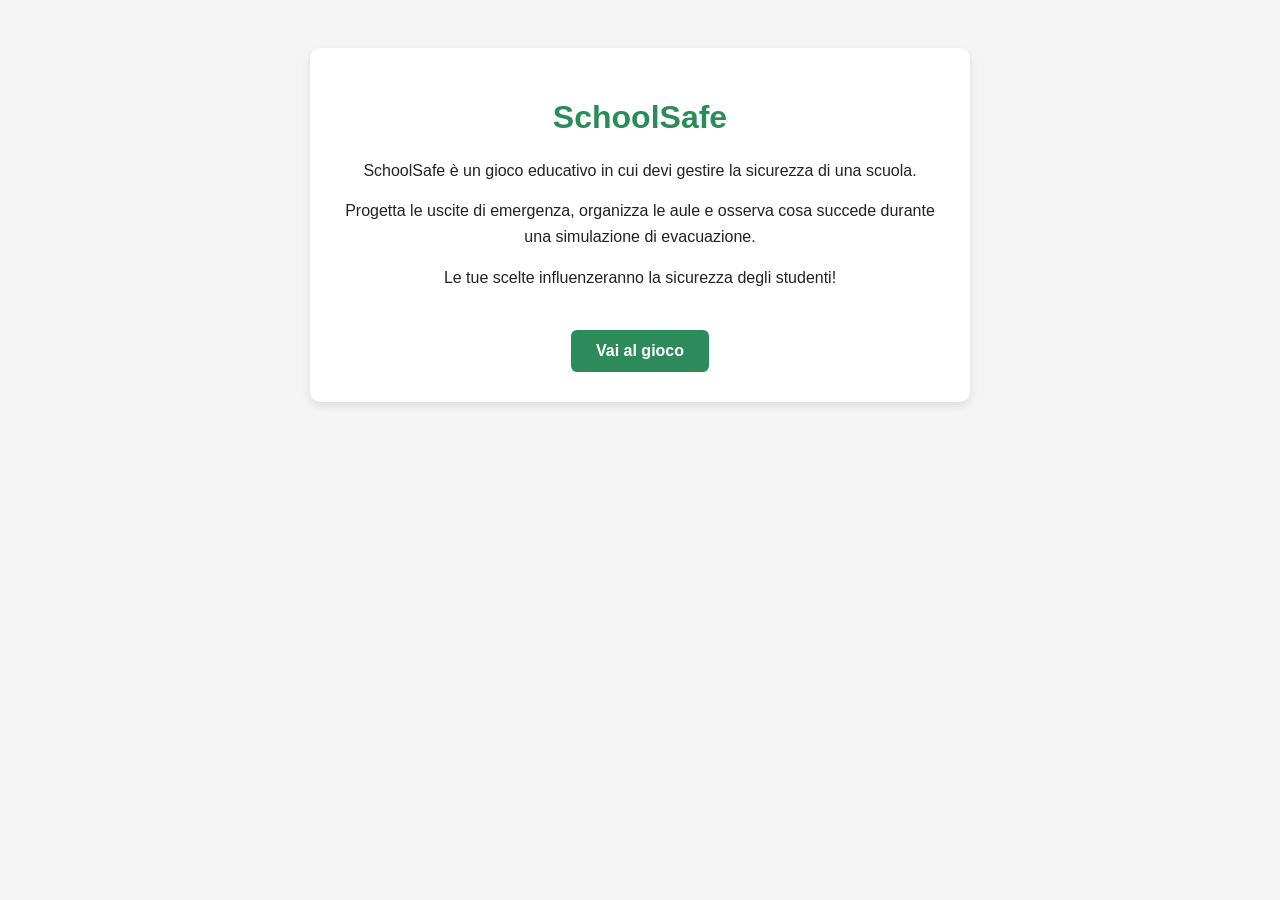
<file: index.html>
<!DOCTYPE html>
<html lang="it">
<head>
    <meta charset="UTF-8">
    <meta name="viewport" content="width=device-width, initial-scale=1.0">
    <title>SchoolSafe</title>

    <style>
        body {
            font-family: Arial, sans-serif;
            background-color: #f5f5f5;
            color: #222;
            text-align: center;
            padding: 40px;
        }

        .container {
            max-width: 600px;
            margin: auto;
            background: white;
            padding: 30px;
            border-radius: 10px;
            box-shadow: 0 4px 10px rgba(0,0,0,0.1);
        }

        h1 {
            color: #2d8a5a;
        }

        p {
            margin: 15px 0;
            line-height: 1.6;
        }

        .btn {
            display: inline-block;
            margin-top: 25px;
            padding: 12px 25px;
            background-color: #2d8a5a;
            color: white;
            text-decoration: none;
            border-radius: 6px;
            font-weight: bold;
        }

        .btn:hover {
            background-color: #256f49;
        }
    </style>
</head>
<body>

    <div class="container">
        <h1>SchoolSafe</h1>

        <p>
            SchoolSafe è un gioco educativo in cui devi gestire la sicurezza di una scuola.
        </p>

        <p>
            Progetta le uscite di emergenza, organizza le aule e osserva cosa succede durante una simulazione di evacuazione.
        </p>

        <p>
            Le tue scelte influenzeranno la sicurezza degli studenti!
        </p>

        <a href="schoolsafe.html" class="btn">Vai al gioco</a>
    </div>

</body>
</html>
</file>
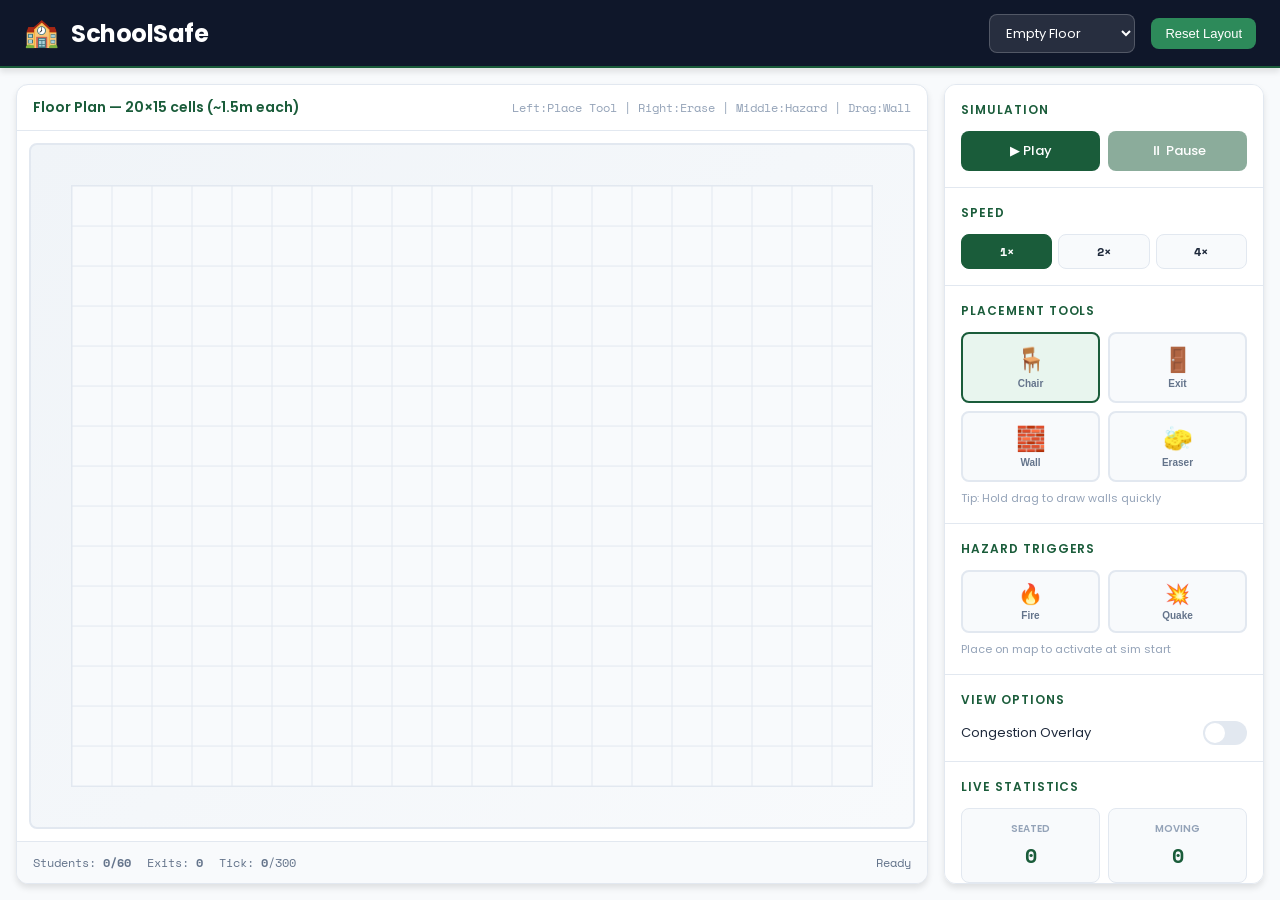
<file: schoolsafe.html>
<!DOCTYPE html>
<html lang="en">
<head>
    <meta charset="UTF-8">
    <meta name="viewport" content="width=device-width, initial-scale=1.0">
    <title>SchoolSafe — Evacuation Simulator</title>
    <link rel="stylesheet" href="schoolsafe.css">
</head>
<body>
    <div class="header">
        <div class="header-title">
            <span>🏫</span>
            <h1>SchoolSafe</h1>
        </div>
        <div class="header-controls">
            <select class="preset-selector" id="presetSelector">
                <option value="empty" selected>Empty Floor</option>
                <option value="classroom">Classroom</option>
                <option value="corridor">Corridor Layout</option>
                <option value="gym">Gymnasium</option>
            </select>
            <button class="header-btn" id="btnReset">Reset Layout</button>
        </div>
    </div>
    <div class="container">
        <div class="game-panel">
            <div class="game-header">
                <h3>Floor Plan — 20×15 cells (~1.5m each)</h3>
                <div class="zoom-info">Left:Place Tool | Right:Erase | Middle:Hazard | Drag:Wall</div>
            </div>
            <div class="game-canvas-wrapper">
                <canvas id="gameCanvas" width="800" height="600"></canvas>
            </div>
            <div class="game-footer">
                <div class="cell-info">
                    <span>Students: <strong id="studentCount">0/60</strong></span>
                    <span>Exits: <strong id="exitCount">0</strong></span>
                    <span>Tick: <strong id="tickCount">0</strong>/300</span>
                </div>
                <div class="cell-info">
                    <span id="simStatus">Ready</span>
                </div>
            </div>
        </div>
        <div class="control-panel">
            <div class="control-section">
                <h4>Simulation</h4>
                <div class="playback-controls">
                    <button class="btn-primary" id="btnPlay">▶ Play</button>
                    <button class="btn-primary" id="btnPause" disabled>⏸ Pause</button>
                </div>
            </div>
            <div class="control-section">
                <h4>Speed</h4>
                <div class="speed-selector">
                    <button class="speed-btn active" data-speed="1">1×</button>
                    <button class="speed-btn" data-speed="2">2×</button>
                    <button class="speed-btn" data-speed="4">4×</button>
                </div>
            </div>
            <div class="control-section">
                <h4>Placement Tools</h4>
                <div class="tool-palette">
                    <button class="tool-btn active" data-tool="chair">🪑<span>Chair</span></button>
                    <button class="tool-btn" data-tool="exit">🚪<span>Exit</span></button>
                    <button class="tool-btn" data-tool="wall">🧱<span>Wall</span></button>
                    <button class="tool-btn" data-tool="eraser">🧽<span>Eraser</span></button>
                </div>
                <p style="font-size:11px;color:var(--text-muted);margin-top:8px">Tip: Hold drag to draw walls quickly</p>
            </div>
            <div class="control-section">
                <h4>Hazard Triggers</h4>
                <div class="hazard-controls">
                    <button class="hazard-btn fire" data-hazard="fire">🔥<span>Fire</span></button>
                    <button class="hazard-btn quake" data-hazard="quake">💥<span>Quake</span></button>
                </div>
                <p style="font-size:11px;color:var(--text-muted);margin-top:8px">Place on map to activate at sim start</p>
            </div>
            <div class="control-section">
                <h4>View Options</h4>
                <div class="toggle-row">
                    <span style="font-size:13px">Congestion Overlay</span>
                    <div class="toggle-switch" id="congestionToggle"></div>
                </div>
            </div>
            <div class="control-section">
                <h4>Live Statistics</h4>
                <div class="stats-grid">
                    <div class="stat-box"><div class="stat-label">Seated</div><div class="stat-value" id="statSeated">0</div></div>
                    <div class="stat-box"><div class="stat-label">Moving</div><div class="stat-value" id="statMoving">0</div></div>
                    <div class="stat-box"><div class="stat-label">Waiting</div><div class="stat-value" id="statWaiting">0</div></div>
                    <div class="stat-box"><div class="stat-label">Panicking</div><div class="stat-value panicking" id="statPanicking">0</div></div>
                    <div class="stat-box"><div class="stat-label">Evacuated</div><div class="stat-value evacuated" id="statEvacuated">0</div></div>
                    <div class="stat-box"><div class="stat-label">Injured</div><div class="stat-value injured" id="statInjured">0</div></div>
                    <div class="stat-box"><div class="stat-label">Trapped</div><div class="stat-value trapped" id="statTrapped">0</div></div>
                </div>
            </div>
            <div class="control-section">
                <h4>Student States</h4>
                <div class="legend">
                    <div class="legend-item"><div class="legend-dot dot-seated"></div><span>Seated</span></div>
                    <div class="legend-item"><div class="legend-dot dot-moving"></div><span>Moving</span></div>
                    <div class="legend-item"><div class="legend-dot dot-waiting"></div><span>Waiting</span></div>
                    <div class="legend-item"><div class="legend-dot dot-panicking"></div><span>Panicking</span></div>
                    <div class="legend-item"><div class="legend-dot dot-evacuated"></div><span>Evacuated</span></div>
                    <div class="legend-item"><div class="legend-dot dot-injured"></div><span>Injured</span></div>
                    <div class="legend-item"><div class="legend-dot dot-trapped"></div><span>Trapped</span></div>
                </div>
            </div>
        </div>
    </div>
    <div class="modal" id="resultsModal">
        <div class="modal-content">
            <div class="modal-header">
                <h2>Simulation Complete</h2>
                <div class="grade-badge" id="gradeBadge">A+</div>
            </div>
            <div class="score-breakdown" id="scoreBreakdown"></div>
            <div class="stats-detail" id="statsDetail"></div>
            <div class="suggestions-list" id="suggestionsList"></div>
            <button class="btn-close" id="btnCloseModal">Close</button>
        </div>
    </div>
    <script src="schoolsafe.js"></script>
</body>
</html>
</file>
<file: schoolsafe.css>
@import url('https://fonts.googleapis.com/css2?family=Space+Mono:wght@400;700&family=Poppins:wght@300;400;500;600;700&display=swap');

:root {
    --primary: #1a5c3a;
    --primary-light: #2d8a5a;
    --primary-pale: #e8f5ee;
    --accent-safe: #10b981;
    --accent-danger: #ef4444;
    --accent-warn: #f59e0b;
    --accent-info: #3b82f6;
    --accent-injured: #f97316;
    --bg-dark: #0f172a;
    --bg-surface: #f8fafc;
    --bg-card: #ffffff;
    --border-color: #e2e8f0;
    --text-primary: #1e293b;
    --text-secondary: #64748b;
    --text-muted: #94a3b8;
    --font-display: 'Poppins', sans-serif;
    --font-mono: 'Space Mono', monospace;
    --radius-sm: 4px;
    --radius-md: 8px;
    --radius-lg: 12px;
    --shadow-sm: 0 1px 2px rgba(0,0,0,0.05);
    --shadow-md: 0 4px 6px rgba(0,0,0,0.1);
    --shadow-lg: 0 20px 25px rgba(0,0,0,0.1);
}

* { margin: 0; padding: 0; box-sizing: border-box; }

html, body {
    width: 100%;
    height: 100vh;
    overflow: hidden;
    font-family: var(--font-display);
    background: var(--bg-surface);
    color: var(--text-primary);
}

body { display: flex; flex-direction: column; }

/* HEADER */
.header {
    background: var(--bg-dark);
    color: #fff;
    padding: 12px 24px;
    border-bottom: 2px solid var(--primary);
    display: flex;
    justify-content: space-between;
    align-items: center;
    box-shadow: var(--shadow-md);
}

.header-title { display: flex; align-items: center; gap: 12px; }
.header-title h1 { font-size: 24px; font-weight: 700; letter-spacing: -0.5px; }
.header-title span { font-size: 28px; }
.header-controls { display: flex; gap: 16px; align-items: center; }

.preset-selector {
    background: rgba(255,255,255,0.1);
    border: 1px solid rgba(255,255,255,0.2);
    color: #fff;
    padding: 8px 12px;
    border-radius: var(--radius-md);
    font-family: var(--font-display);
    font-size: 13px;
    cursor: pointer;
}

.header-btn {
    background: var(--primary-light);
    color: #fff;
    border: none;
    padding: 8px 14px;
    border-radius: var(--radius-md);
    font-size: 13px;
    font-weight: 500;
    cursor: pointer;
    transition: all 0.2s;
}

.header-btn:hover { background: var(--accent-safe); }

/* MAIN CONTAINER */
.container {
    flex: 1;
    display: flex;
    gap: 16px;
    padding: 16px;
    overflow: hidden;
}

/* GAME PANEL */
.game-panel {
    flex: 1;
    background: var(--bg-card);
    border-radius: var(--radius-lg);
    box-shadow: var(--shadow-md);
    border: 1px solid var(--border-color);
    display: flex;
    flex-direction: column;
    overflow: hidden;
}

.game-header {
    padding: 12px 16px;
    border-bottom: 1px solid var(--border-color);
    display: flex;
    justify-content: space-between;
    align-items: center;
}

.game-header h3 { font-size: 14px; font-weight: 600; color: var(--primary); }
.zoom-info { font-size: 12px; color: var(--text-muted); font-family: var(--font-mono); }

.game-canvas-wrapper {
    flex: 1;
    background: linear-gradient(135deg, #f0f4f8 0%, #f8fafc 100%);
    display: flex;
    align-items: center;
    justify-content: center;
    position: relative;
    overflow: hidden;
    border: 2px solid var(--border-color);
    margin: 12px;
    border-radius: var(--radius-md);
}

#gameCanvas {
    display: block;
    background: #fff;
    border: 1px solid var(--border-color);
    cursor: crosshair;
}

#gameCanvas:active { cursor: grabbing; }
#gameCanvas.dragging { cursor: grabbing; }

.game-footer {
    padding: 12px 16px;
    border-top: 1px solid var(--border-color);
    display: flex;
    justify-content: space-between;
    align-items: center;
    background: var(--bg-surface);
    font-size: 12px;
    color: var(--text-secondary);
}

.cell-info {
    font-family: var(--font-mono);
    display: flex;
    gap: 16px;
}

/* CONTROL PANEL */
.control-panel {
    width: 320px;
    background: var(--bg-card);
    border-radius: var(--radius-lg);
    box-shadow: var(--shadow-md);
    border: 1px solid var(--border-color);
    display: flex;
    flex-direction: column;
    overflow-y: auto;
}

.control-section {
    padding: 16px;
    border-bottom: 1px solid var(--border-color);
}

.control-section:last-child { border-bottom: none; }
.control-section h4 {
    font-size: 12px;
    font-weight: 600;
    text-transform: uppercase;
    letter-spacing: 0.08em;
    color: var(--primary);
    margin-bottom: 12px;
}

/* BUTTONS */
.playback-controls { display: grid; grid-template-columns: 1fr 1fr; gap: 8px; }

.btn-primary {
    background: var(--primary);
    color: #fff;
    border: none;
    padding: 10px 12px;
    border-radius: var(--radius-md);
    font-size: 13px;
    font-weight: 500;
    cursor: pointer;
    transition: all 0.2s;
    font-family: var(--font-display);
}

.btn-primary:hover { background: var(--primary-light); }
.btn-primary:disabled { opacity: 0.5; cursor: not-allowed; }

.speed-selector { display: grid; grid-template-columns: 1fr 1fr 1fr; gap: 6px; }

.speed-btn {
    background: var(--bg-surface);
    border: 1px solid var(--border-color);
    color: var(--text-primary);
    padding: 8px 6px;
    border-radius: var(--radius-md);
    font-size: 12px;
    font-weight: 600;
    cursor: pointer;
    transition: all 0.2s;
    font-family: var(--font-mono);
}

.speed-btn.active {
    background: var(--primary);
    color: #fff;
    border-color: var(--primary);
}

/* TOOL PALETTE */
.tool-palette { display: grid; grid-template-columns: 1fr 1fr; gap: 8px; }

.tool-btn {
    background: var(--bg-surface);
    border: 2px solid var(--border-color);
    color: var(--text-primary);
    padding: 12px;
    border-radius: var(--radius-md);
    font-size: 24px;
    cursor: pointer;
    transition: all 0.2s;
    display: flex;
    flex-direction: column;
    align-items: center;
    justify-content: center;
    gap: 4px;
}

.tool-btn span { font-size: 10px; font-weight: 600; color: var(--text-secondary); }
.tool-btn:hover { border-color: var(--primary); background: var(--primary-pale); }
.tool-btn.active { border-color: var(--primary); background: var(--primary-pale); color: var(--primary); }

/* HAZARD CONTROLS */
.hazard-controls { display: grid; grid-template-columns: 1fr 1fr; gap: 8px; }

.hazard-btn {
    background: var(--bg-surface);
    border: 2px solid var(--border-color);
    padding: 10px 8px;
    border-radius: var(--radius-md);
    font-size: 20px;
    cursor: pointer;
    display: flex;
    flex-direction: column;
    align-items: center;
    gap: 4px;
}

.hazard-btn span { font-size: 10px; font-weight: 600; color: var(--text-secondary); }
.hazard-btn.active.fire { border-color: var(--accent-danger); background: #fef2f2; }
.hazard-btn.active.quake { border-color: #6b7280; background: #f3f4f6; }

/* STATS */
.stats-grid { display: grid; grid-template-columns: 1fr 1fr; gap: 8px; }

.stat-box {
    background: var(--bg-surface);
    border: 1px solid var(--border-color);
    border-radius: var(--radius-md);
    padding: 12px;
    text-align: center;
}

.stat-label {
    font-size: 10px;
    font-weight: 600;
    text-transform: uppercase;
    color: var(--text-muted);
    margin-bottom: 4px;
}

.stat-value {
    font-size: 20px;
    font-weight: 700;
    color: var(--primary);
    font-family: var(--font-mono);
}

.stat-value.injured { color: var(--accent-injured); }
.stat-value.trapped { color: var(--accent-danger); }
.stat-value.panicking { color: #FF00FF; }
.stat-value.evacuated { color: var(--accent-safe); }

/* LEGEND */
.legend { display: grid; grid-template-columns: 1fr 1fr; gap: 8px; }

.legend-item {
    display: flex;
    align-items: center;
    gap: 8px;
    font-size: 12px;
    color: var(--text-secondary);
}

.legend-dot { width: 12px; height: 12px; border-radius: 50%; flex-shrink: 0; }
.dot-seated { background: #6366f1; }
.dot-moving { background: #3b82f6; }
.dot-waiting { background: #f59e0b; }
.dot-evacuated { background: #22c55e; }
.dot-injured { background: #f97316; }
.dot-trapped { background: #ef4444; }
.dot-panicking { background: #FF00FF; }

/* TOGGLE */
.toggle-row {
    display: flex;
    align-items: center;
    justify-content: space-between;
    margin-top: 8px;
}

.toggle-switch {
    position: relative;
    width: 44px;
    height: 24px;
    background: var(--border-color);
    border-radius: 12px;
    cursor: pointer;
    transition: all 0.2s;
}

.toggle-switch.active { background: var(--primary); }

.toggle-switch::after {
    content: '';
    position: absolute;
    top: 2px;
    left: 2px;
    width: 20px;
    height: 20px;
    background: #fff;
    border-radius: 50%;
    transition: all 0.2s;
}

.toggle-switch.active::after { left: 22px; }

/* MODAL */
.modal {
    display: none;
    position: fixed;
    inset: 0;
    background: rgba(0,0,0,0.6);
    backdrop-filter: blur(4px);
    z-index: 1000;
    align-items: center;
    justify-content: center;
}

.modal.show { display: flex; }

.modal-content {
    background: var(--bg-card);
    border-radius: var(--radius-lg);
    padding: 32px;
    max-width: 600px;
    width: 90%;
    max-height: 80vh;
    overflow-y: auto;
    box-shadow: var(--shadow-lg);
}

.modal-header {
    margin-bottom: 20px;
    cursor: grab;
    user-select: none;
}
.modal-header:active { cursor: grabbing; }
.modal-header h2 { font-size: 24px; font-weight: 700; color: var(--primary); margin-bottom: 8px; }

.grade-badge {
    display: inline-block;
    padding: 8px 20px;
    border-radius: var(--radius-lg);
    font-size: 28px;
    font-weight: 700;
    color: #fff;
    margin-bottom: 16px;
}

.grade-a-plus { background: var(--accent-safe); }
.grade-a { background: #22d3ee; }
.grade-b-plus { background: #60a5fa; }
.grade-b { background: #818cf8; }
.grade-c { background: #fbbf24; }
.grade-d { background: #f97316; }
.grade-f { background: var(--accent-danger); }

.score-breakdown {
    background: var(--bg-surface);
    border-radius: var(--radius-md);
    padding: 16px;
    margin-bottom: 20px;
}

.score-row {
    display: flex;
    justify-content: space-between;
    padding: 8px 0;
    border-bottom: 1px solid var(--border-color);
}

.score-row:last-child { border-bottom: none; font-weight: 700; font-size: 18px; }
.score-row .positive { color: var(--accent-safe); }
.score-row .negative { color: var(--accent-danger); }

.suggestions-list { margin-top: 16px; }

.suggestion-item {
    background: var(--primary-pale);
    border-left: 4px solid var(--primary);
    padding: 12px 16px;
    margin-bottom: 8px;
    border-radius: 0 var(--radius-md) var(--radius-md) 0;
    font-size: 14px;
}

.stats-detail { display: grid; grid-template-columns: 1fr 1fr; gap: 16px; margin: 20px 0; }

.stat-detail-box {
    background: var(--bg-surface);
    border-radius: var(--radius-md);
    padding: 12px;
}

.stat-detail-label { font-size: 11px; color: var(--text-muted); text-transform: uppercase; margin-bottom: 4px; }
.stat-detail-value { font-size: 18px; font-weight: 700; color: var(--text-primary); }

.btn-close {
    background: var(--primary);
    color: #fff;
    border: none;
    padding: 12px 24px;
    border-radius: var(--radius-md);
    font-size: 14px;
    font-weight: 600;
    cursor: pointer;
    width: 100%;
    margin-top: 20px;
}

.btn-close:hover { background: var(--primary-light); }

/* RESPONSIVE */
@media (max-width: 1024px) {
    .container { flex-direction: column; }
    .control-panel { width: 100%; }
}
</file>
